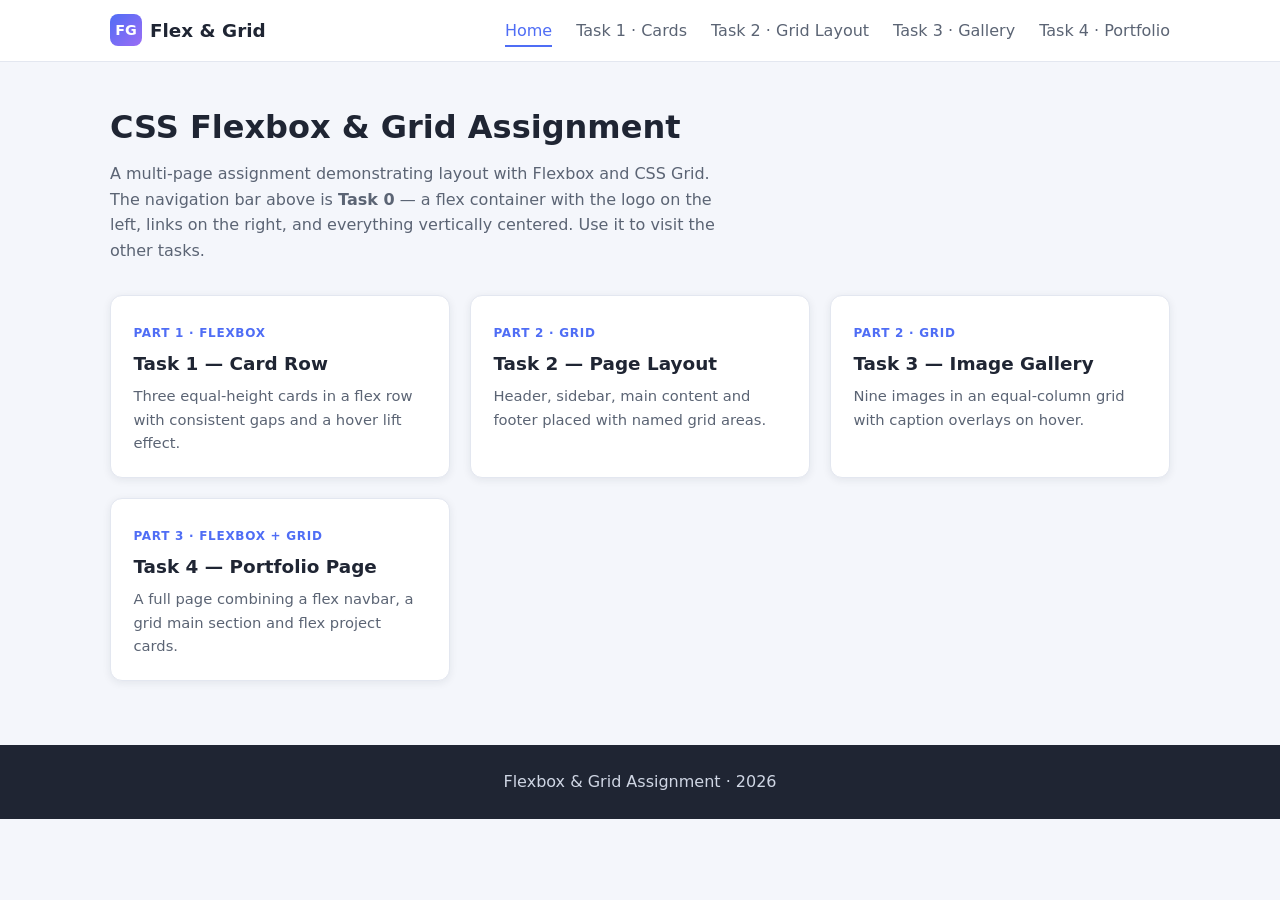
<file: index.html>
<!DOCTYPE html>
<html lang="en">
<head>
  <meta charset="UTF-8">
  <meta name="viewport" content="width=device-width, initial-scale=1.0">
  <title>Flexbox & Grid Assignment — Home</title>
  <link rel="stylesheet" href="css/style.css">
</head>
<body>

  <header class="site-header">
    <nav class="navbar">
      <a class="logo" href="index.html">
        <span class="logo-mark">FG</span>
        Flex&nbsp;&amp;&nbsp;Grid
      </a>
      <ul class="nav-links">
        <li><a href="index.html" class="active">Home</a></li>
        <li><a href="task1-cards.html">Task 1 · Cards</a></li>
        <li><a href="task2-layout.html">Task 2 · Grid Layout</a></li>
        <li><a href="task3-gallery.html">Task 3 · Gallery</a></li>
        <li><a href="task4-portfolio.html">Task 4 · Portfolio</a></li>
      </ul>
    </nav>
  </header>

  <main class="page">
    <h1 class="page-title">CSS Flexbox &amp; Grid Assignment</h1>
    <p class="page-subtitle">
      A multi-page assignment demonstrating layout with Flexbox and CSS Grid.
      The navigation bar above is <strong>Task 0</strong> — a flex container with the logo
      on the left, links on the right, and everything vertically centered.
      Use it to visit the other tasks.
    </p>

    <div class="task-index">
      <a href="task1-cards.html">
        <span class="tag">Part 1 · Flexbox</span>
        <h2>Task 1 — Card Row</h2>
        <p>Three equal-height cards in a flex row with consistent gaps and a hover lift effect.</p>
      </a>
      <a href="task2-layout.html">
        <span class="tag">Part 2 · Grid</span>
        <h2>Task 2 — Page Layout</h2>
        <p>Header, sidebar, main content and footer placed with named grid areas.</p>
      </a>
      <a href="task3-gallery.html">
        <span class="tag">Part 2 · Grid</span>
        <h2>Task 3 — Image Gallery</h2>
        <p>Nine images in an equal-column grid with caption overlays on hover.</p>
      </a>
      <a href="task4-portfolio.html">
        <span class="tag">Part 3 · Flexbox + Grid</span>
        <h2>Task 4 — Portfolio Page</h2>
        <p>A full page combining a flex navbar, a grid main section and flex project cards.</p>
      </a>
    </div>
  </main>

  <footer class="site-footer">
    <p>Flexbox &amp; Grid Assignment · 2026</p>
  </footer>

</body>
</html>
</file>
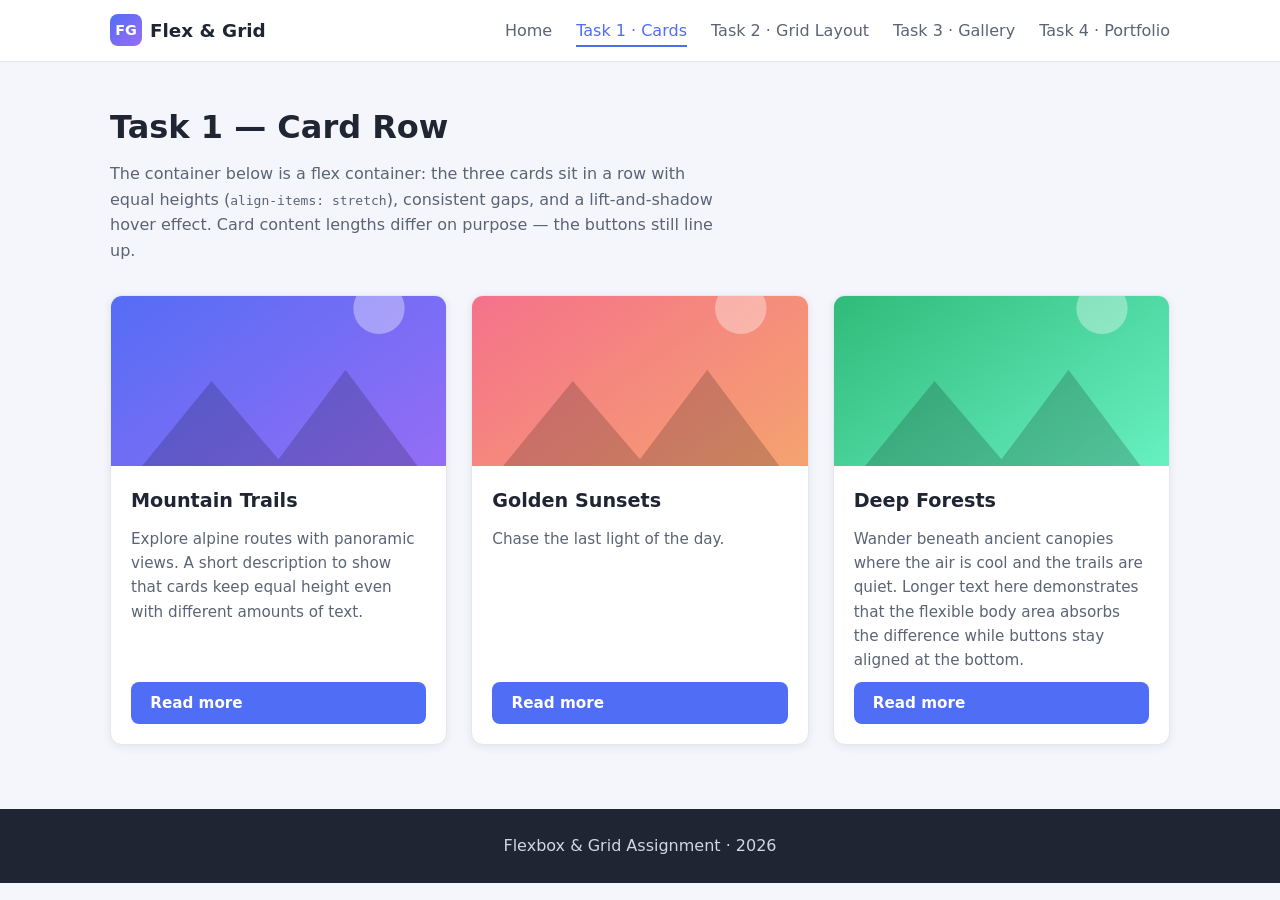
<file: task1-cards.html>
<!DOCTYPE html>
<html lang="en">
<head>
  <meta charset="UTF-8">
  <meta name="viewport" content="width=device-width, initial-scale=1.0">
  <title>Task 1 — Card Row (Flexbox)</title>
  <link rel="stylesheet" href="css/style.css">
</head>
<body>

  <header class="site-header">
    <nav class="navbar">
      <a class="logo" href="index.html">
        <span class="logo-mark">FG</span>
        Flex&nbsp;&amp;&nbsp;Grid
      </a>
      <ul class="nav-links">
        <li><a href="index.html">Home</a></li>
        <li><a href="task1-cards.html" class="active">Task 1 · Cards</a></li>
        <li><a href="task2-layout.html">Task 2 · Grid Layout</a></li>
        <li><a href="task3-gallery.html">Task 3 · Gallery</a></li>
        <li><a href="task4-portfolio.html">Task 4 · Portfolio</a></li>
      </ul>
    </nav>
  </header>

  <main class="page">
    <h1 class="page-title">Task 1 — Card Row</h1>
    <p class="page-subtitle">
      The container below is a flex container: the three cards sit in a row with equal
      heights (<code>align-items: stretch</code>), consistent gaps, and a lift-and-shadow
      hover effect. Card content lengths differ on purpose — the buttons still line up.
    </p>

    <div class="card-row">
      <article class="card">
        <img src="img/photo1.svg" alt="Mountain landscape illustration">
        <div class="card-body">
          <h2>Mountain Trails</h2>
          <p>Explore alpine routes with panoramic views. A short description to show that
             cards keep equal height even with different amounts of text.</p>
          <a class="btn" href="#">Read more</a>
        </div>
      </article>

      <article class="card">
        <img src="img/photo2.svg" alt="Sunset over hills illustration">
        <div class="card-body">
          <h2>Golden Sunsets</h2>
          <p>Chase the last light of the day.</p>
          <a class="btn" href="#">Read more</a>
        </div>
      </article>

      <article class="card">
        <img src="img/photo3.svg" alt="Forest illustration">
        <div class="card-body">
          <h2>Deep Forests</h2>
          <p>Wander beneath ancient canopies where the air is cool and the trails are quiet.
             Longer text here demonstrates that the flexible body area absorbs the difference
             while buttons stay aligned at the bottom.</p>
          <a class="btn" href="#">Read more</a>
        </div>
      </article>
    </div>
  </main>

  <footer class="site-footer">
    <p>Flexbox &amp; Grid Assignment · 2026</p>
  </footer>

</body>
</html>
</file>
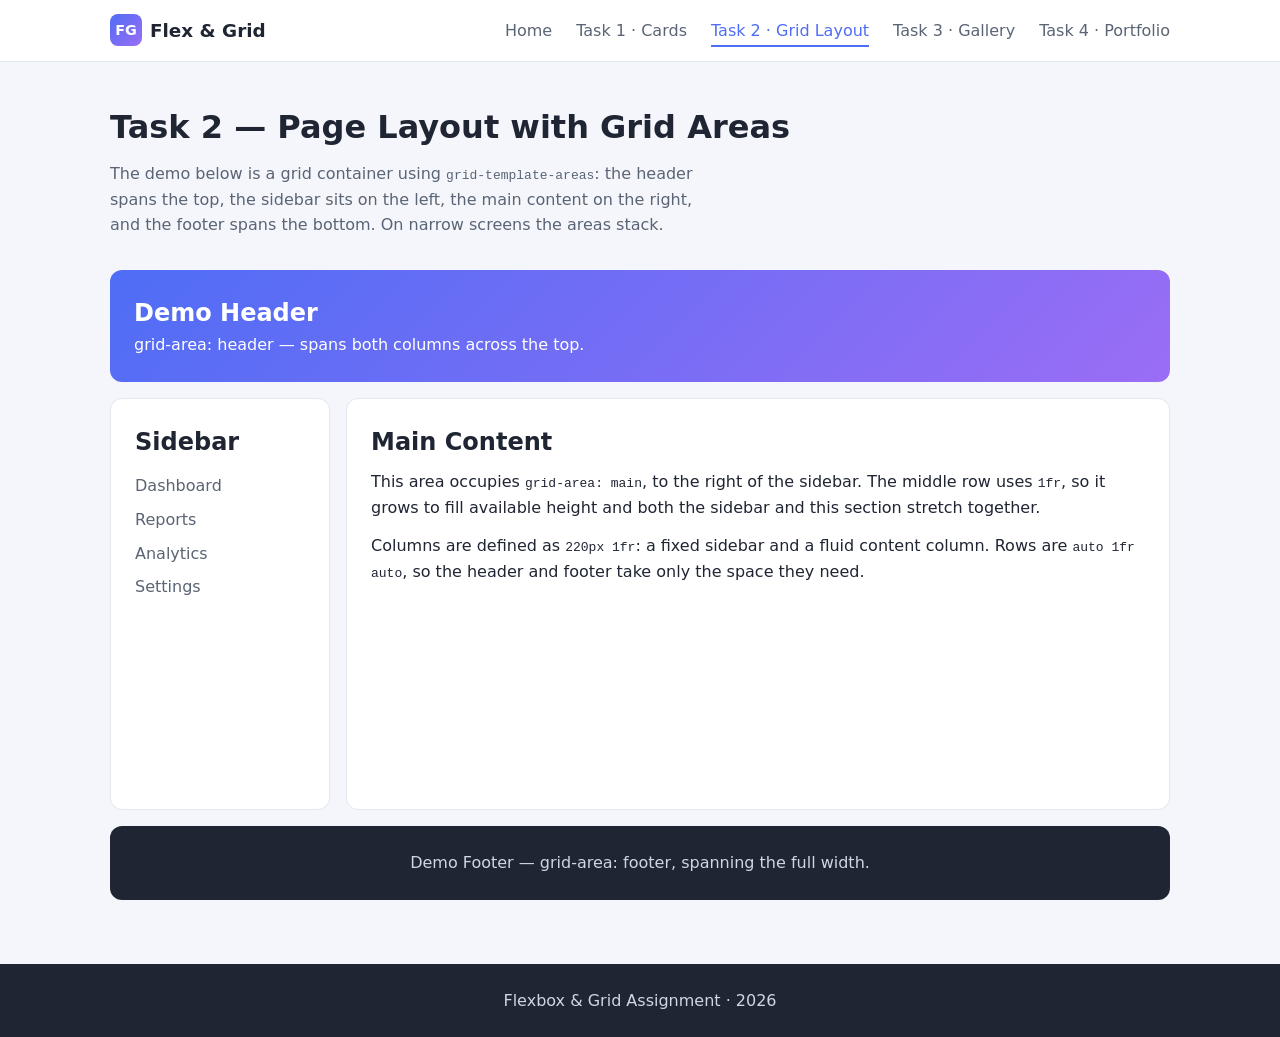
<file: task2-layout.html>
<!DOCTYPE html>
<html lang="en">
<head>
  <meta charset="UTF-8">
  <meta name="viewport" content="width=device-width, initial-scale=1.0">
  <title>Task 2 — Page Layout with Grid Areas</title>
  <link rel="stylesheet" href="css/style.css">
</head>
<body>

  <header class="site-header">
    <nav class="navbar">
      <a class="logo" href="index.html">
        <span class="logo-mark">FG</span>
        Flex&nbsp;&amp;&nbsp;Grid
      </a>
      <ul class="nav-links">
        <li><a href="index.html">Home</a></li>
        <li><a href="task1-cards.html">Task 1 · Cards</a></li>
        <li><a href="task2-layout.html" class="active">Task 2 · Grid Layout</a></li>
        <li><a href="task3-gallery.html">Task 3 · Gallery</a></li>
        <li><a href="task4-portfolio.html">Task 4 · Portfolio</a></li>
      </ul>
    </nav>
  </header>

  <main class="page">
    <h1 class="page-title">Task 2 — Page Layout with Grid Areas</h1>
    <p class="page-subtitle">
      The demo below is a grid container using <code>grid-template-areas</code>:
      the header spans the top, the sidebar sits on the left, the main content on the
      right, and the footer spans the bottom. On narrow screens the areas stack.
    </p>

    <div class="layout-demo">
      <header class="demo-header">
        <h2>Demo Header</h2>
        <p>grid-area: header — spans both columns across the top.</p>
      </header>

      <aside class="demo-sidebar">
        <h2>Sidebar</h2>
        <ul>
          <li><a href="#">Dashboard</a></li>
          <li><a href="#">Reports</a></li>
          <li><a href="#">Analytics</a></li>
          <li><a href="#">Settings</a></li>
        </ul>
      </aside>

      <section class="demo-main">
        <h2>Main Content</h2>
        <p>This area occupies <code>grid-area: main</code>, to the right of the sidebar.
           The middle row uses <code>1fr</code>, so it grows to fill available height and
           both the sidebar and this section stretch together.</p>
        <p>Columns are defined as <code>220px 1fr</code>: a fixed sidebar and a fluid
           content column. Rows are <code>auto 1fr auto</code>, so the header and footer
           take only the space they need.</p>
      </section>

      <footer class="demo-footer">
        <p>Demo Footer — grid-area: footer, spanning the full width.</p>
      </footer>
    </div>
  </main>

  <footer class="site-footer">
    <p>Flexbox &amp; Grid Assignment · 2026</p>
  </footer>

</body>
</html>
</file>
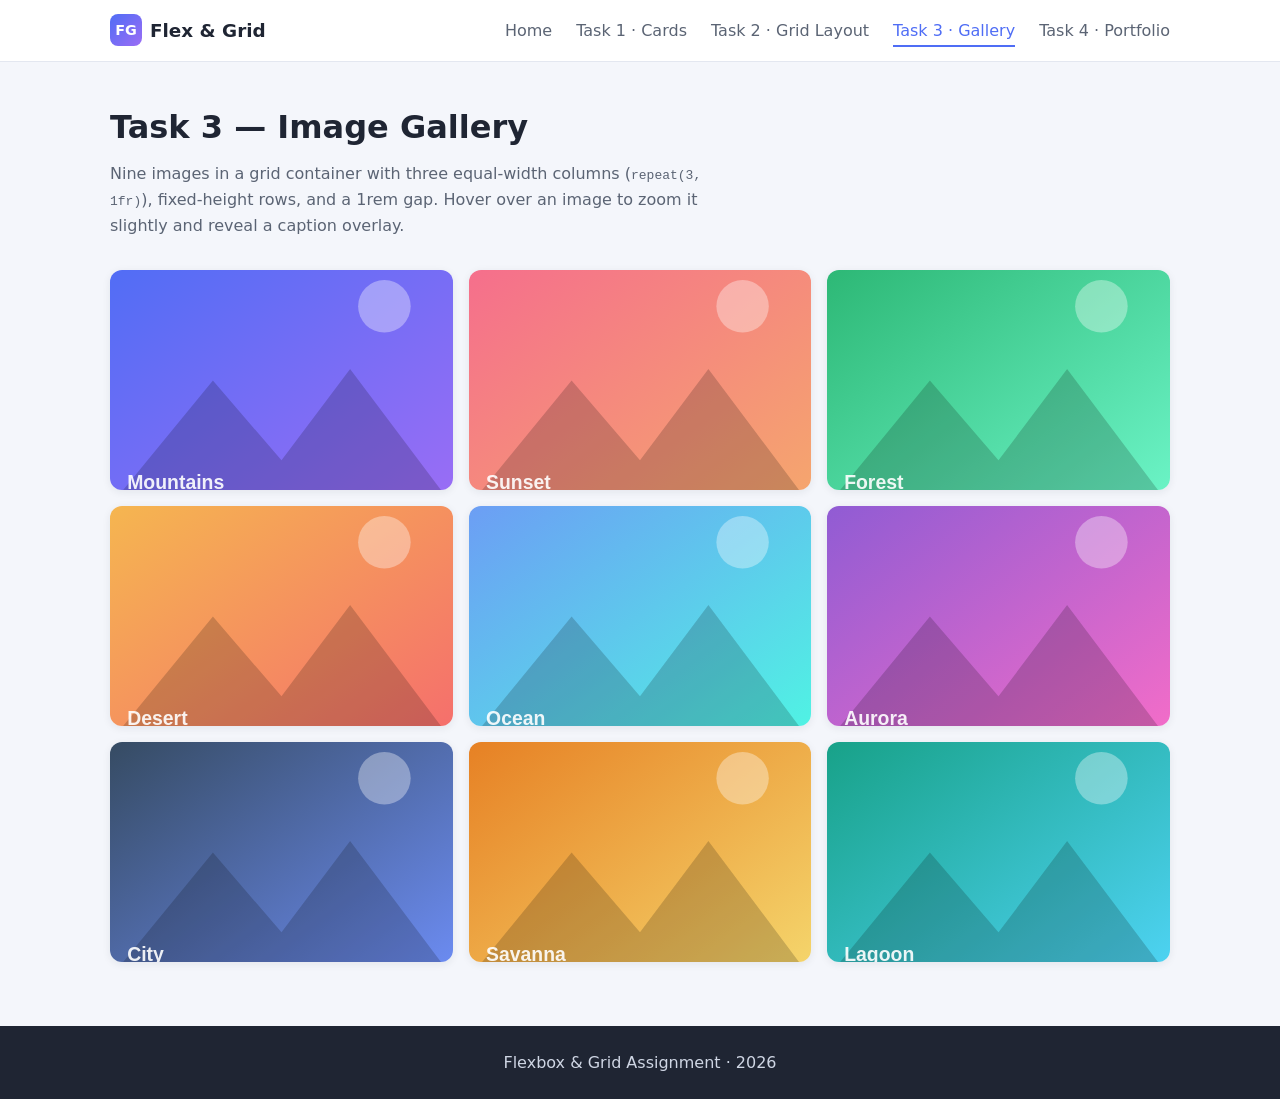
<file: task3-gallery.html>
<!DOCTYPE html>
<html lang="en">
<head>
  <meta charset="UTF-8">
  <meta name="viewport" content="width=device-width, initial-scale=1.0">
  <title>Task 3 — Image Gallery (Grid)</title>
  <link rel="stylesheet" href="css/style.css">
</head>
<body>

  <header class="site-header">
    <nav class="navbar">
      <a class="logo" href="index.html">
        <span class="logo-mark">FG</span>
        Flex&nbsp;&amp;&nbsp;Grid
      </a>
      <ul class="nav-links">
        <li><a href="index.html">Home</a></li>
        <li><a href="task1-cards.html">Task 1 · Cards</a></li>
        <li><a href="task2-layout.html">Task 2 · Grid Layout</a></li>
        <li><a href="task3-gallery.html" class="active">Task 3 · Gallery</a></li>
        <li><a href="task4-portfolio.html">Task 4 · Portfolio</a></li>
      </ul>
    </nav>
  </header>

  <main class="page">
    <h1 class="page-title">Task 3 — Image Gallery</h1>
    <p class="page-subtitle">
      Nine images in a grid container with three equal-width columns
      (<code>repeat(3, 1fr)</code>), fixed-height rows, and a 1rem gap.
      Hover over an image to zoom it slightly and reveal a caption overlay.
    </p>

    <div class="gallery">
      <figure>
        <img src="img/photo1.svg" alt="Mountains">
        <figcaption>Mountains at dawn</figcaption>
      </figure>
      <figure>
        <img src="img/photo2.svg" alt="Sunset">
        <figcaption>Sunset over the hills</figcaption>
      </figure>
      <figure>
        <img src="img/photo3.svg" alt="Forest">
        <figcaption>Evergreen forest</figcaption>
      </figure>
      <figure>
        <img src="img/photo4.svg" alt="Desert">
        <figcaption>Desert dunes</figcaption>
      </figure>
      <figure>
        <img src="img/photo5.svg" alt="Ocean">
        <figcaption>Open ocean</figcaption>
      </figure>
      <figure>
        <img src="img/photo6.svg" alt="Aurora">
        <figcaption>Northern lights</figcaption>
      </figure>
      <figure>
        <img src="img/photo7.svg" alt="City">
        <figcaption>City at night</figcaption>
      </figure>
      <figure>
        <img src="img/photo8.svg" alt="Savanna">
        <figcaption>Golden savanna</figcaption>
      </figure>
      <figure>
        <img src="img/photo9.svg" alt="Lagoon">
        <figcaption>Turquoise lagoon</figcaption>
      </figure>
    </div>
  </main>

  <footer class="site-footer">
    <p>Flexbox &amp; Grid Assignment · 2026</p>
  </footer>

</body>
</html>
</file>
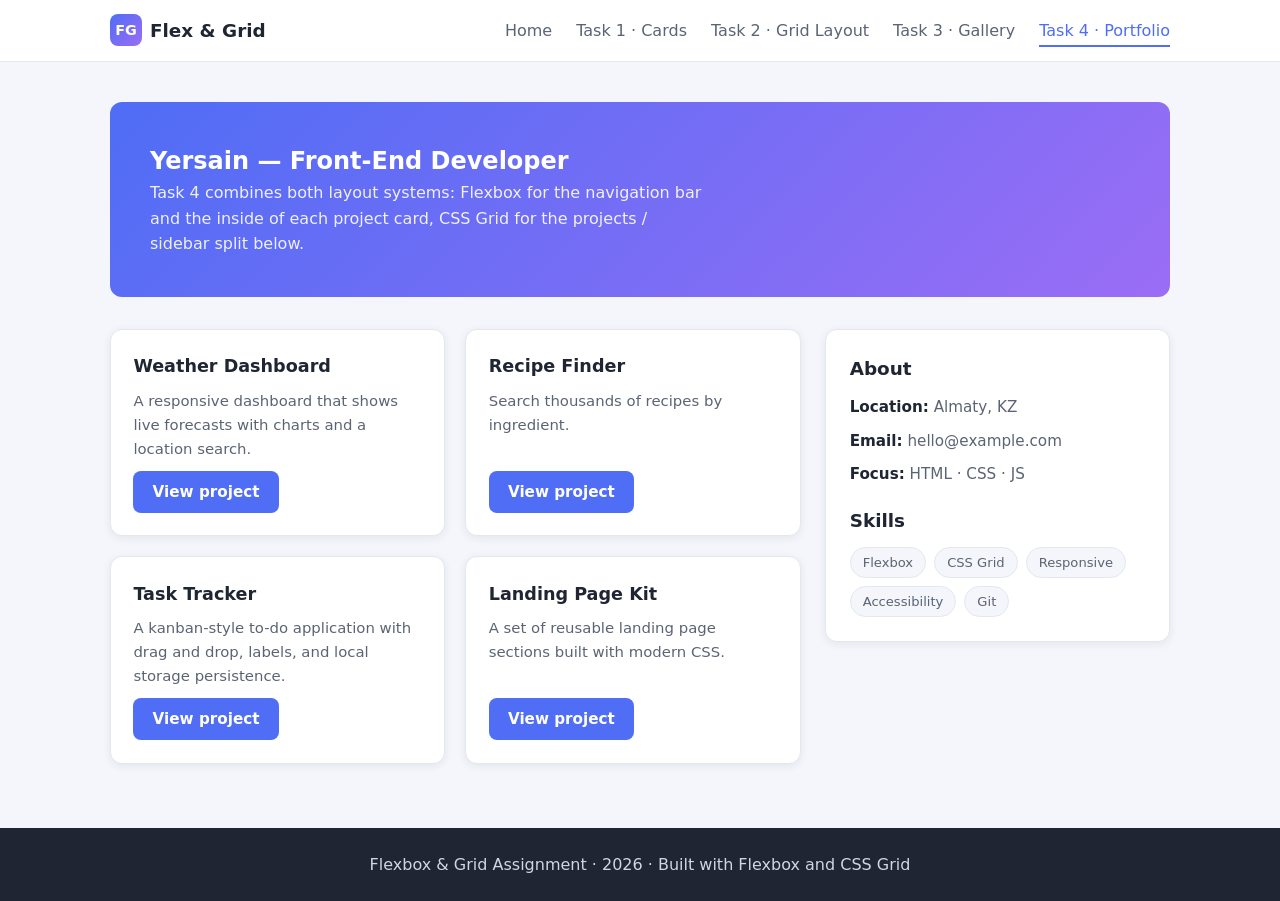
<file: task4-portfolio.html>
<!DOCTYPE html>
<html lang="en">
<head>
  <meta charset="UTF-8">
  <meta name="viewport" content="width=device-width, initial-scale=1.0">
  <title>Task 4 — Portfolio Page (Flexbox + Grid)</title>
  <link rel="stylesheet" href="css/style.css">
</head>
<body>

  <header class="site-header">
    <nav class="navbar">
      <a class="logo" href="index.html">
        <span class="logo-mark">FG</span>
        Flex&nbsp;&amp;&nbsp;Grid
      </a>
      <ul class="nav-links">
        <li><a href="index.html">Home</a></li>
        <li><a href="task1-cards.html">Task 1 · Cards</a></li>
        <li><a href="task2-layout.html">Task 2 · Grid Layout</a></li>
        <li><a href="task3-gallery.html">Task 3 · Gallery</a></li>
        <li><a href="task4-portfolio.html" class="active">Task 4 · Portfolio</a></li>
      </ul>
    </nav>
  </header>

  <main class="page">
    <section class="portfolio-hero">
      <h1>Yersain — Front-End Developer</h1>
      <p>Task 4 combines both layout systems: Flexbox for the navigation bar and the
         inside of each project card, CSS Grid for the projects / sidebar split below.</p>
    </section>

    <div class="portfolio-main">
      <section class="projects">
        <article class="project-card">
          <h3>Weather Dashboard</h3>
          <p>A responsive dashboard that shows live forecasts with charts and a
             location search.</p>
          <a class="btn" href="#">View project</a>
        </article>

        <article class="project-card">
          <h3>Recipe Finder</h3>
          <p>Search thousands of recipes by ingredient.</p>
          <a class="btn" href="#">View project</a>
        </article>

        <article class="project-card">
          <h3>Task Tracker</h3>
          <p>A kanban-style to-do application with drag and drop, labels, and local
             storage persistence.</p>
          <a class="btn" href="#">View project</a>
        </article>

        <article class="project-card">
          <h3>Landing Page Kit</h3>
          <p>A set of reusable landing page sections built with modern CSS.</p>
          <a class="btn" href="#">View project</a>
        </article>
      </section>

      <aside class="portfolio-aside">
        <h2>About</h2>
        <ul>
          <li><strong>Location:</strong> Almaty, KZ</li>
          <li><strong>Email:</strong> hello@example.com</li>
          <li><strong>Focus:</strong> HTML · CSS · JS</li>
        </ul>
        <h2 style="margin-top:1.25rem;">Skills</h2>
        <div class="skill-tags">
          <span>Flexbox</span>
          <span>CSS Grid</span>
          <span>Responsive</span>
          <span>Accessibility</span>
          <span>Git</span>
        </div>
      </aside>
    </div>
  </main>

  <footer class="site-footer">
    <p>Flexbox &amp; Grid Assignment · 2026 · Built with Flexbox and CSS Grid</p>
  </footer>

</body>
</html>
</file>
<file: css/style.css>
* {
  margin: 0;
  padding: 0;
  box-sizing: border-box;
}

:root {
  --bg: #f4f6fb;
  --surface: #ffffff;
  --ink: #1f2533;
  --muted: #5b6474;
  --accent: #4f6df5;
  --accent-dark: #3a54cc;
  --border: #e3e7f0;
  --radius: 12px;
  --shadow: 0 2px 8px rgba(31, 37, 51, 0.08);
  --shadow-lift: 0 12px 28px rgba(31, 37, 51, 0.18);
}

body {
  font-family: "Segoe UI", system-ui, -apple-system, sans-serif;
  background: var(--bg);
  color: var(--ink);
  line-height: 1.6;
}

main.page {
  max-width: 1100px;
  margin: 0 auto;
  padding: 2.5rem 1.25rem 4rem;
}

h1.page-title {
  font-size: 2rem;
  margin-bottom: 0.5rem;
}

p.page-subtitle {
  color: var(--muted);
  margin-bottom: 2rem;
  max-width: 60ch;
}

.btn {
  display: inline-block;
  padding: 0.55rem 1.2rem;
  border: none;
  border-radius: 8px;
  background: var(--accent);
  color: #fff;
  font-size: 0.95rem;
  font-weight: 600;
  text-decoration: none;
  cursor: pointer;
  transition: background 0.2s ease;
}

.btn:hover {
  background: var(--accent-dark);
}

.site-header {
  background: var(--surface);
  border-bottom: 1px solid var(--border);
  position: sticky;
  top: 0;
  z-index: 10;
}

.navbar {
  max-width: 1100px;
  margin: 0 auto;
  padding: 0.9rem 1.25rem;
  display: flex;
  justify-content: space-between;
  align-items: center;
  flex-wrap: wrap;
  gap: 0.75rem;
}

.logo {
  display: flex;
  align-items: center;
  gap: 0.5rem;
  font-size: 1.15rem;
  font-weight: 700;
  color: var(--ink);
  text-decoration: none;
}

.logo-mark {
  width: 32px;
  height: 32px;
  border-radius: 8px;
  background: linear-gradient(135deg, var(--accent), #9b6df5);
  color: #fff;
  font-size: 0.9rem;
  display: flex;
  align-items: center;
  justify-content: center;
}

.nav-links {
  list-style: none;
  display: flex;
  align-items: center;
  gap: 1.5rem;
  flex-wrap: wrap;
}

.nav-links a {
  color: var(--muted);
  text-decoration: none;
  font-weight: 500;
  padding: 0.35rem 0;
  border-bottom: 2px solid transparent;
  transition: color 0.2s ease, border-color 0.2s ease;
}

.nav-links a:hover {
  color: var(--accent);
}

.nav-links a.active {
  color: var(--accent);
  border-bottom-color: var(--accent);
}

.task-index {
  display: grid;
  grid-template-columns: repeat(auto-fit, minmax(260px, 1fr));
  gap: 1.25rem;
}

.task-index a {
  display: block;
  background: var(--surface);
  border: 1px solid var(--border);
  border-radius: var(--radius);
  padding: 1.4rem;
  text-decoration: none;
  color: var(--ink);
  box-shadow: var(--shadow);
  transition: transform 0.2s ease, box-shadow 0.2s ease;
}

.task-index a:hover {
  transform: translateY(-4px);
  box-shadow: var(--shadow-lift);
}

.task-index .tag {
  display: inline-block;
  font-size: 0.75rem;
  font-weight: 700;
  text-transform: uppercase;
  letter-spacing: 0.06em;
  color: var(--accent);
  margin-bottom: 0.4rem;
}

.task-index h2 {
  font-size: 1.15rem;
  margin-bottom: 0.35rem;
}

.task-index p {
  color: var(--muted);
  font-size: 0.92rem;
}

.card-row {
  display: flex;
  gap: 1.5rem;
  align-items: stretch;
  flex-wrap: wrap;
}

.card {
  flex: 1 1 260px;
  display: flex;
  flex-direction: column;
  background: var(--surface);
  border: 1px solid var(--border);
  border-radius: var(--radius);
  overflow: hidden;
  box-shadow: var(--shadow);
  transition: transform 0.25s ease, box-shadow 0.25s ease;
}

.card:hover {
  transform: translateY(-6px);
  box-shadow: var(--shadow-lift);
}

.card img {
  width: 100%;
  height: 170px;
  object-fit: cover;
  display: block;
}

.card-body {
  display: flex;
  flex-direction: column;
  flex: 1;
  padding: 1.25rem;
  gap: 0.6rem;
}

.card-body h2 {
  font-size: 1.2rem;
}

.card-body p {
  color: var(--muted);
  font-size: 0.95rem;
  flex: 1;
}

.layout-demo {
  display: grid;
  grid-template-columns: 220px 1fr;
  grid-template-rows: auto 1fr auto;
  grid-template-areas:
    "header header"
    "sidebar main"
    "footer footer";
  gap: 1rem;
  min-height: 70vh;
}

.layout-demo > * {
  border-radius: var(--radius);
  padding: 1.5rem;
}

.demo-header {
  grid-area: header;
  background: linear-gradient(135deg, var(--accent), #9b6df5);
  color: #fff;
}

.demo-sidebar {
  grid-area: sidebar;
  background: var(--surface);
  border: 1px solid var(--border);
}

.demo-sidebar ul {
  list-style: none;
  display: flex;
  flex-direction: column;
  gap: 0.5rem;
  margin-top: 0.75rem;
}

.demo-sidebar a {
  color: var(--muted);
  text-decoration: none;
}

.demo-sidebar a:hover {
  color: var(--accent);
}

.demo-main {
  grid-area: main;
  background: var(--surface);
  border: 1px solid var(--border);
}

.demo-main h2 {
  margin-bottom: 0.5rem;
}

.demo-main p + p {
  margin-top: 0.75rem;
}

.demo-footer {
  grid-area: footer;
  background: var(--ink);
  color: #cfd6e4;
  text-align: center;
}

@media (max-width: 700px) {
  .layout-demo {
    grid-template-columns: 1fr;
    grid-template-areas:
      "header"
      "sidebar"
      "main"
      "footer";
  }
}

.gallery {
  display: grid;
  grid-template-columns: repeat(3, 1fr);
  grid-auto-rows: 220px;
  gap: 1rem;
}

.gallery figure {
  position: relative;
  overflow: hidden;
  border-radius: var(--radius);
  box-shadow: var(--shadow);
}

.gallery img {
  width: 100%;
  height: 100%;
  object-fit: cover;
  display: block;
  transition: transform 0.35s ease;
}

.gallery figure:hover img {
  transform: scale(1.08);
}

.gallery figcaption {
  position: absolute;
  inset: auto 0 0 0;
  padding: 2rem 1rem 0.9rem;
  background: linear-gradient(transparent, rgba(15, 18, 28, 0.85));
  color: #fff;
  font-weight: 600;
  opacity: 0;
  transform: translateY(10px);
  transition: opacity 0.3s ease, transform 0.3s ease;
}

.gallery figure:hover figcaption {
  opacity: 1;
  transform: translateY(0);
}

@media (max-width: 800px) {
  .gallery { grid-template-columns: repeat(2, 1fr); }
}

@media (max-width: 500px) {
  .gallery { grid-template-columns: 1fr; }
}

.portfolio-hero {
  background: linear-gradient(135deg, var(--accent), #9b6df5);
  color: #fff;
  border-radius: var(--radius);
  padding: 2.5rem;
  margin-bottom: 2rem;
}

.portfolio-hero p {
  max-width: 55ch;
  opacity: 0.9;
}

.portfolio-main {
  display: grid;
  grid-template-columns: 2fr 1fr;
  gap: 1.5rem;
  align-items: start;
}

.projects {
  display: grid;
  grid-template-columns: repeat(auto-fit, minmax(230px, 1fr));
  gap: 1.25rem;
}

.project-card {
  display: flex;
  flex-direction: column;
  gap: 0.6rem;
  background: var(--surface);
  border: 1px solid var(--border);
  border-radius: var(--radius);
  padding: 1.4rem;
  box-shadow: var(--shadow);
  transition: transform 0.25s ease, box-shadow 0.25s ease;
}

.project-card:hover {
  transform: translateY(-5px);
  box-shadow: var(--shadow-lift);
}

.project-card h3 {
  font-size: 1.1rem;
}

.project-card p {
  color: var(--muted);
  font-size: 0.93rem;
  flex: 1;
}

.project-card .btn {
  align-self: flex-start;
}

.portfolio-aside {
  background: var(--surface);
  border: 1px solid var(--border);
  border-radius: var(--radius);
  padding: 1.5rem;
  box-shadow: var(--shadow);
  position: sticky;
  top: 5rem;
}

.portfolio-aside h2 {
  font-size: 1.15rem;
  margin-bottom: 0.75rem;
}

.portfolio-aside ul {
  list-style: none;
  display: flex;
  flex-direction: column;
  gap: 0.55rem;
  color: var(--muted);
  font-size: 0.95rem;
}

.portfolio-aside li strong {
  color: var(--ink);
}

.skill-tags {
  display: flex;
  flex-wrap: wrap;
  gap: 0.5rem;
  margin-top: 0.75rem;
}

.skill-tags span {
  background: var(--bg);
  border: 1px solid var(--border);
  border-radius: 999px;
  padding: 0.25rem 0.75rem;
  font-size: 0.82rem;
  color: var(--muted);
}

@media (max-width: 800px) {
  .portfolio-main { grid-template-columns: 1fr; }
  .portfolio-aside { position: static; }
}

.site-footer {
  background: var(--ink);
  color: #cfd6e4;
  text-align: center;
  padding: 1.5rem 1rem;
}

.site-footer a {
  color: #fff;
}
</file>
